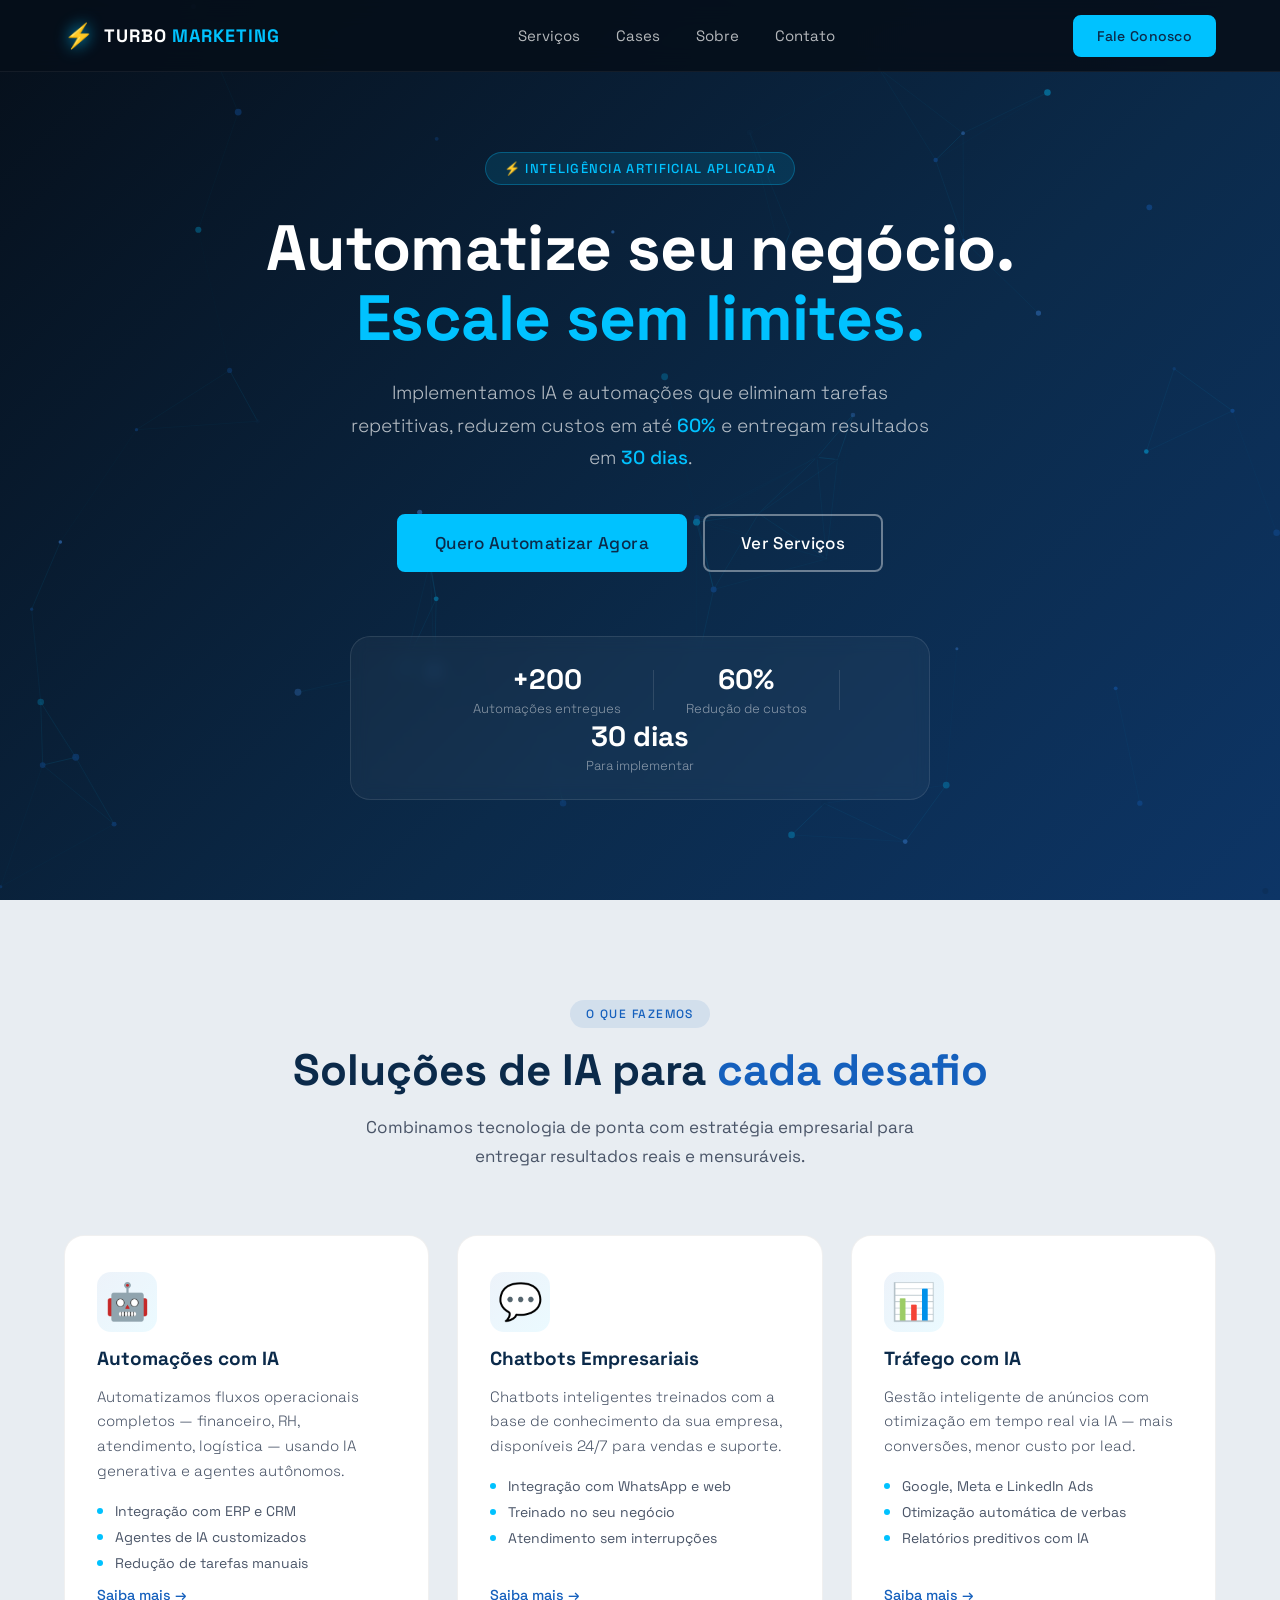
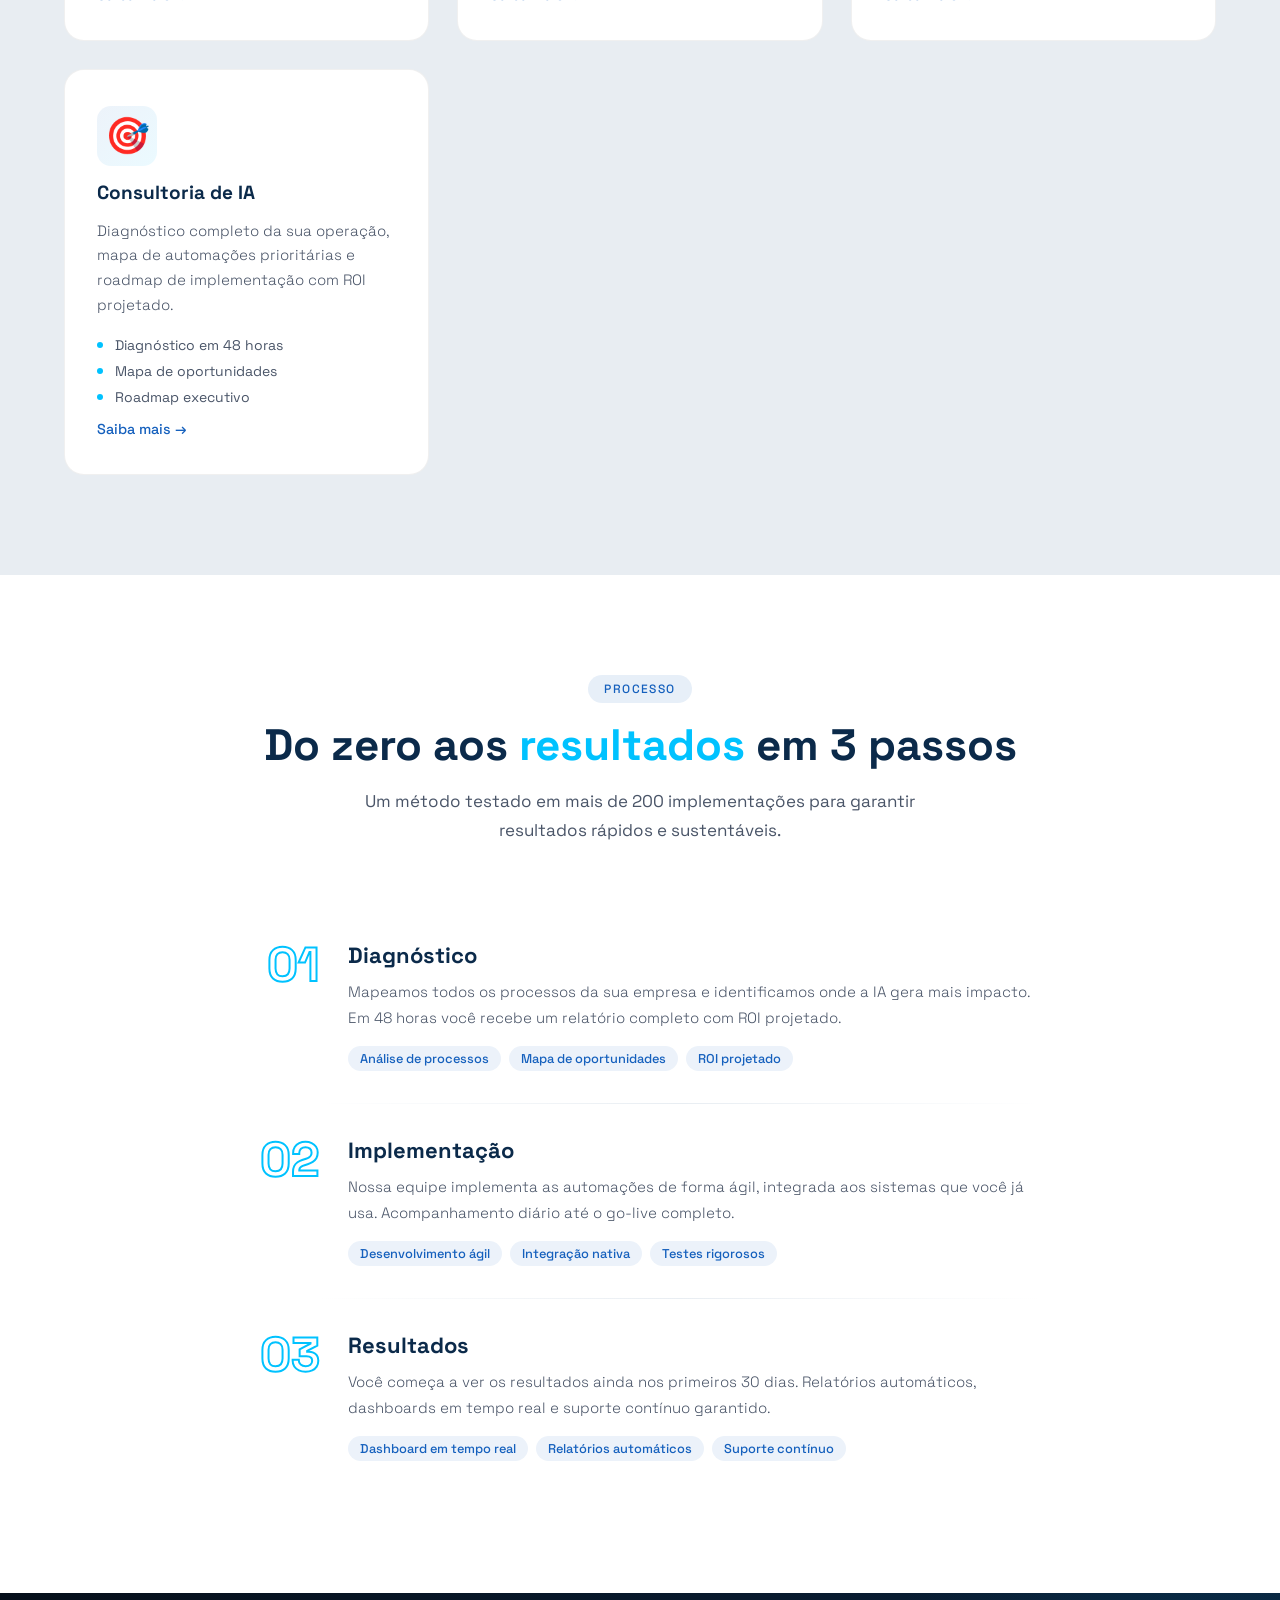
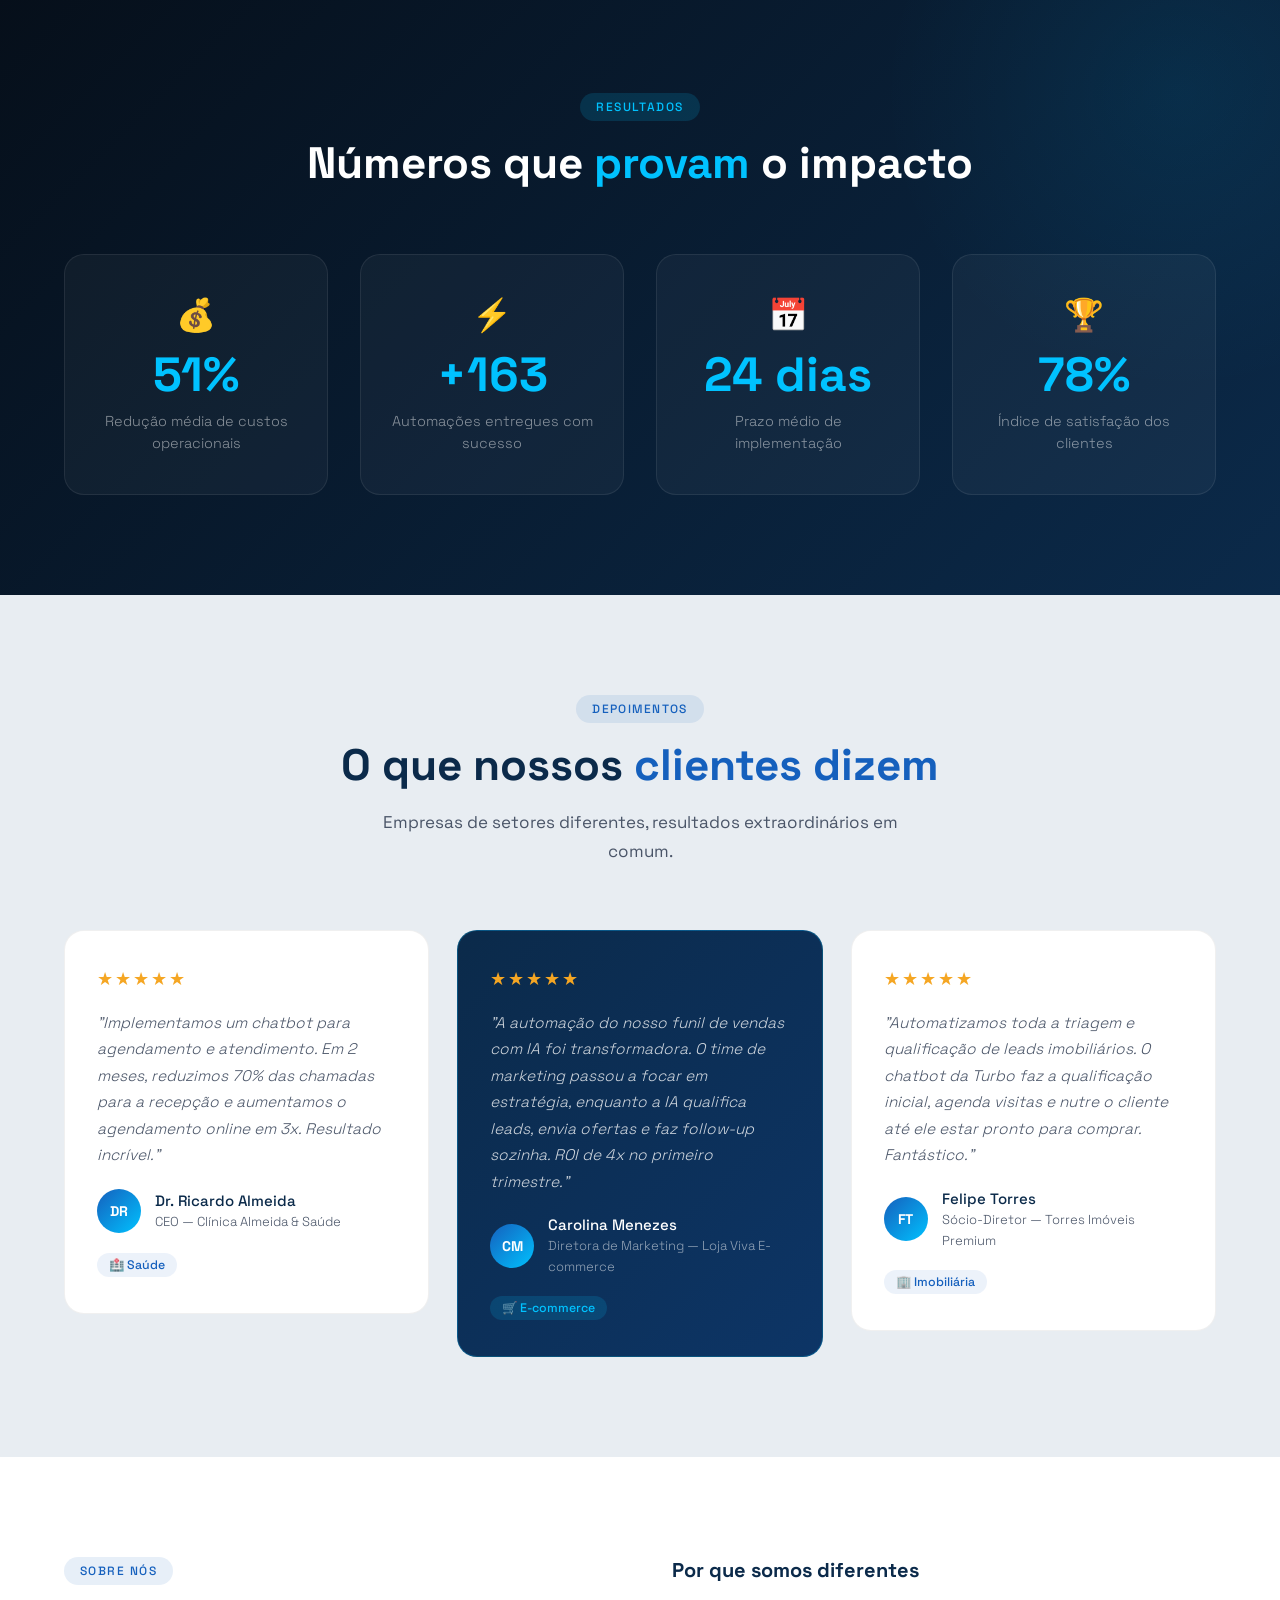
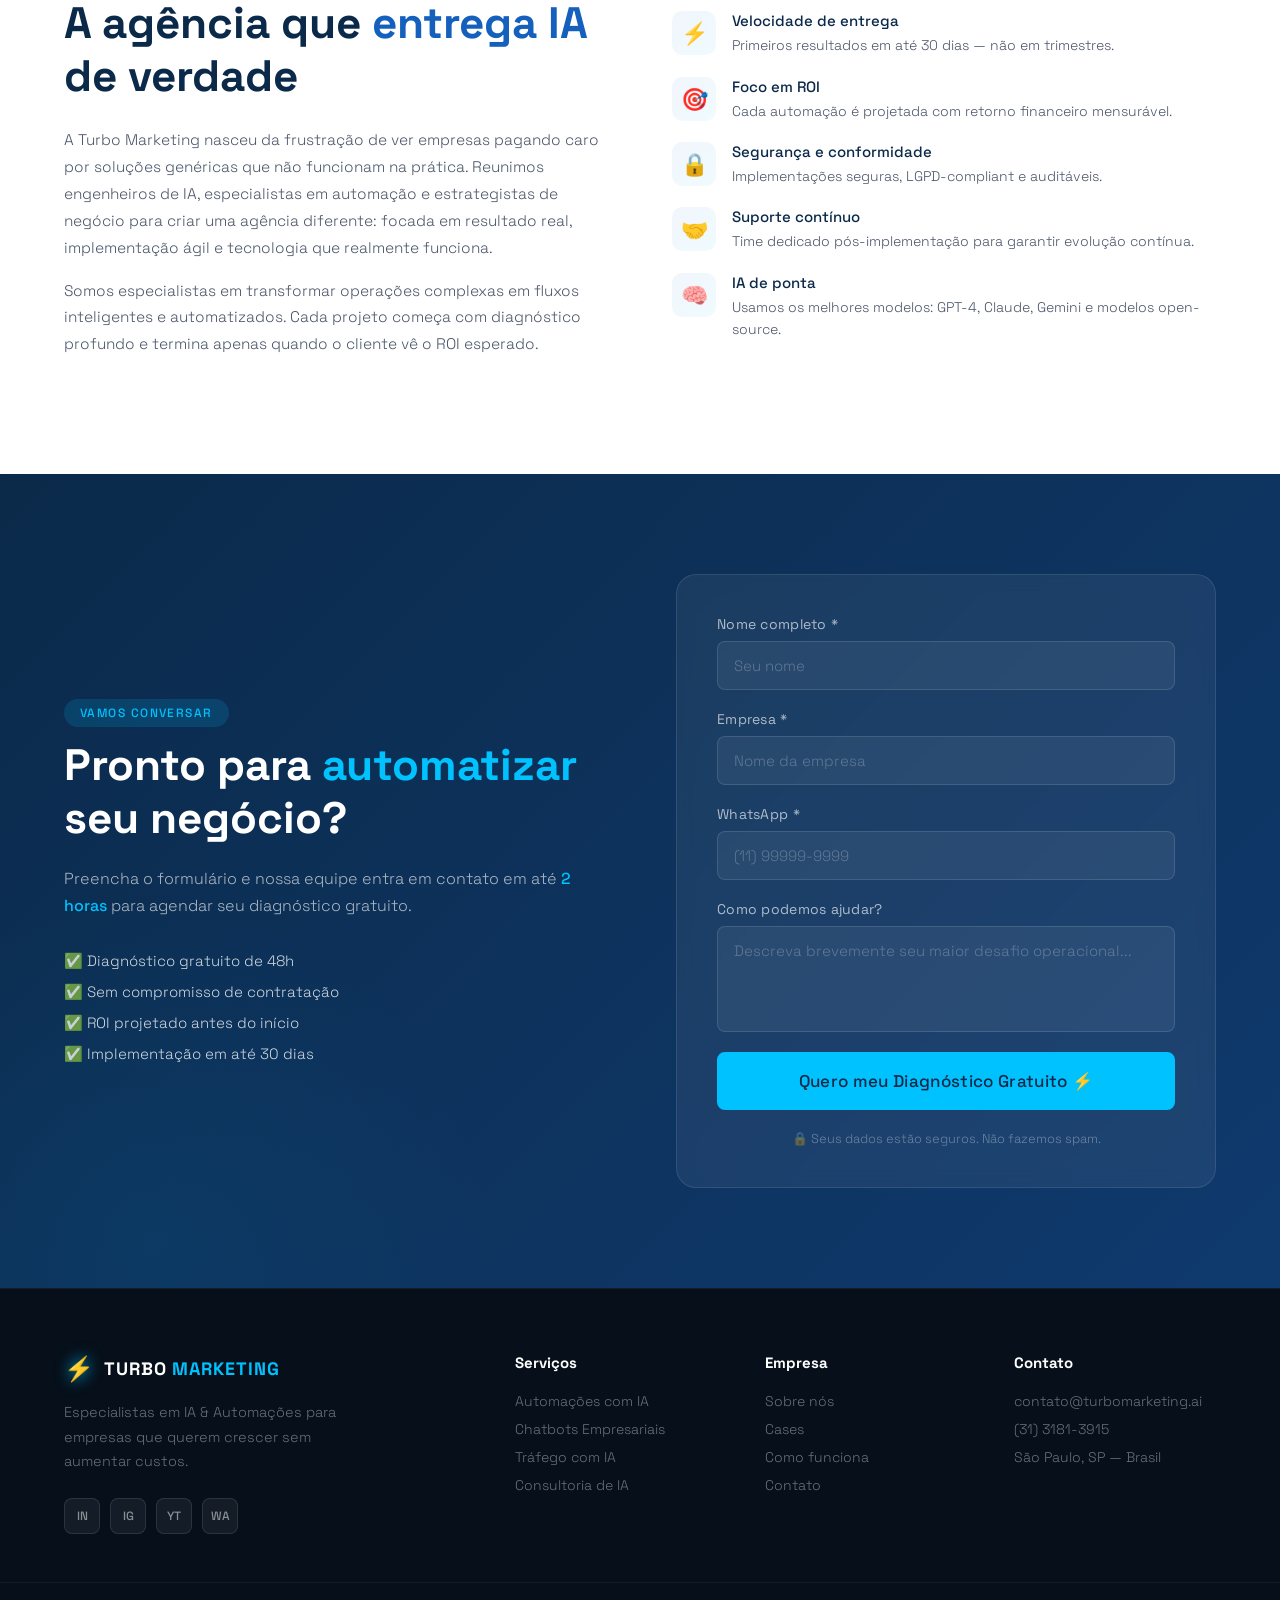
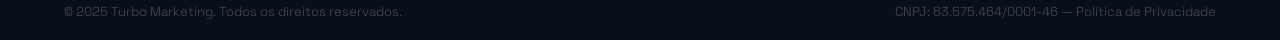
<file: index.html>
<!DOCTYPE html>
<html lang="pt-BR">
<head>
  <meta charset="UTF-8" />
  <meta name="viewport" content="width=device-width, initial-scale=1.0" />
  <meta name="description" content="Turbo Marketing — Especialistas em IA & Automações para empresas. Reduza custos, escale operações e transforme seu negócio com inteligência artificial." />
  <meta name="keywords" content="IA, automação, chatbot, tráfego pago, consultoria, inteligência artificial, marketing digital" />
  <meta property="og:title" content="Turbo Marketing — IA & Automações para Empresas" />
  <meta property="og:description" content="Especialistas em IA e automações que transformam operações empresariais. +200 automações entregues, 60% de redução de custos." />
  <meta property="og:type" content="website" />
  <title>Turbo Marketing — IA & Automações para Empresas</title>

  <!-- Google Fonts -->
  <link rel="preconnect" href="https://fonts.googleapis.com" />
  <link rel="preconnect" href="https://fonts.gstatic.com" crossorigin />
  <link href="https://fonts.googleapis.com/css2?family=Space+Grotesk:wght@300;400;500;700&display=swap" rel="stylesheet" />

  <link rel="stylesheet" href="style.css" />
</head>
<body>

  <!-- ========================
       HEADER FIXO
  ======================== -->
  <header class="header" id="header">
    <div class="container header__inner">

      <a href="#hero" class="header__logo">
        <span class="logo-icon">⚡</span>
        <span class="logo-text">TURBO <span class="logo-accent">MARKETING</span></span>
      </a>

      <nav class="header__nav" id="nav">
        <ul class="nav__list">
          <li><a href="#servicos" class="nav__link">Serviços</a></li>
          <li><a href="#cases" class="nav__link">Cases</a></li>
          <li><a href="#sobre" class="nav__link">Sobre</a></li>
          <li><a href="#contato" class="nav__link">Contato</a></li>
        </ul>
      </nav>

      <a href="#contato" class="btn btn--cyan header__cta">Fale Conosco</a>

      <!-- Hambúrguer -->
      <button class="hamburger" id="hamburger" aria-label="Abrir menu" aria-expanded="false">
        <span></span>
        <span></span>
        <span></span>
      </button>

    </div>
  </header>

  <main>

    <!-- ========================
         HERO
    ======================== -->
    <section class="hero" id="hero">
      <!-- Canvas para o elemento geométrico animado -->
      <canvas class="hero__canvas" id="heroCanvas"></canvas>

      <div class="container hero__content">
        <div class="hero__badge fade-in">⚡ Inteligência Artificial Aplicada</div>

        <h1 class="hero__headline fade-in">
          Automatize seu negócio.<br />
          <span class="text-cyan">Escale sem limites.</span>
        </h1>

        <p class="hero__sub fade-in">
          Implementamos IA e automações que eliminam tarefas repetitivas, reduzem custos em até
          <strong>60%</strong> e entregam resultados em <strong>30 dias</strong>.
        </p>

        <div class="hero__actions fade-in">
          <a href="#contato" class="btn btn--cyan btn--lg">Quero Automatizar Agora</a>
          <a href="#servicos" class="btn btn--outline btn--lg">Ver Serviços</a>
        </div>

        <div class="hero__stats fade-in">
          <div class="hero__stat">
            <strong>+200</strong>
            <span>Automações entregues</span>
          </div>
          <div class="hero__stat-divider"></div>
          <div class="hero__stat">
            <strong>60%</strong>
            <span>Redução de custos</span>
          </div>
          <div class="hero__stat-divider"></div>
          <div class="hero__stat">
            <strong>30 dias</strong>
            <span>Para implementar</span>
          </div>
        </div>
      </div>
    </section>

    <!-- ========================
         SERVIÇOS
    ======================== -->
    <section class="services" id="servicos">
      <div class="container">

        <div class="section-header reveal">
          <span class="section-tag">O que fazemos</span>
          <h2 class="section-title">Soluções de IA para <span class="text-blue">cada desafio</span></h2>
          <p class="section-sub">Combinamos tecnologia de ponta com estratégia empresarial para entregar resultados reais e mensuráveis.</p>
        </div>

        <div class="services__grid">

          <div class="service-card reveal">
            <div class="service-card__icon">🤖</div>
            <h3 class="service-card__title">Automações com IA</h3>
            <p class="service-card__desc">Automatizamos fluxos operacionais completos — financeiro, RH, atendimento, logística — usando IA generativa e agentes autônomos.</p>
            <ul class="service-card__list">
              <li>Integração com ERP e CRM</li>
              <li>Agentes de IA customizados</li>
              <li>Redução de tarefas manuais</li>
            </ul>
            <a href="#contato" class="service-card__link">Saiba mais →</a>
          </div>

          <div class="service-card reveal">
            <div class="service-card__icon">💬</div>
            <h3 class="service-card__title">Chatbots Empresariais</h3>
            <p class="service-card__desc">Chatbots inteligentes treinados com a base de conhecimento da sua empresa, disponíveis 24/7 para vendas e suporte.</p>
            <ul class="service-card__list">
              <li>Integração com WhatsApp e web</li>
              <li>Treinado no seu negócio</li>
              <li>Atendimento sem interrupções</li>
            </ul>
            <a href="#contato" class="service-card__link">Saiba mais →</a>
          </div>

          <div class="service-card reveal">
            <div class="service-card__icon">📊</div>
            <h3 class="service-card__title">Tráfego com IA</h3>
            <p class="service-card__desc">Gestão inteligente de anúncios com otimização em tempo real via IA — mais conversões, menor custo por lead.</p>
            <ul class="service-card__list">
              <li>Google, Meta e LinkedIn Ads</li>
              <li>Otimização automática de verbas</li>
              <li>Relatórios preditivos com IA</li>
            </ul>
            <a href="#contato" class="service-card__link">Saiba mais →</a>
          </div>

          <div class="service-card reveal">
            <div class="service-card__icon">🎯</div>
            <h3 class="service-card__title">Consultoria de IA</h3>
            <p class="service-card__desc">Diagnóstico completo da sua operação, mapa de automações prioritárias e roadmap de implementação com ROI projetado.</p>
            <ul class="service-card__list">
              <li>Diagnóstico em 48 horas</li>
              <li>Mapa de oportunidades</li>
              <li>Roadmap executivo</li>
            </ul>
            <a href="#contato" class="service-card__link">Saiba mais →</a>
          </div>

        </div>
      </div>
    </section>

    <!-- ========================
         COMO FUNCIONA
    ======================== -->
    <section class="how-it-works" id="como-funciona">
      <div class="container">

        <div class="section-header reveal">
          <span class="section-tag">Processo</span>
          <h2 class="section-title">Do zero aos <span class="text-cyan">resultados</span> em 3 passos</h2>
          <p class="section-sub">Um método testado em mais de 200 implementações para garantir resultados rápidos e sustentáveis.</p>
        </div>

        <div class="steps">

          <div class="step reveal">
            <div class="step__number">01</div>
            <div class="step__content">
              <h3 class="step__title">Diagnóstico</h3>
              <p class="step__desc">Mapeamos todos os processos da sua empresa e identificamos onde a IA gera mais impacto. Em 48 horas você recebe um relatório completo com ROI projetado.</p>
              <div class="step__tags">
                <span>Análise de processos</span>
                <span>Mapa de oportunidades</span>
                <span>ROI projetado</span>
              </div>
            </div>
          </div>

          <div class="step__connector reveal"></div>

          <div class="step reveal">
            <div class="step__number">02</div>
            <div class="step__content">
              <h3 class="step__title">Implementação</h3>
              <p class="step__desc">Nossa equipe implementa as automações de forma ágil, integrada aos sistemas que você já usa. Acompanhamento diário até o go-live completo.</p>
              <div class="step__tags">
                <span>Desenvolvimento ágil</span>
                <span>Integração nativa</span>
                <span>Testes rigorosos</span>
              </div>
            </div>
          </div>

          <div class="step__connector reveal"></div>

          <div class="step reveal">
            <div class="step__number">03</div>
            <div class="step__content">
              <h3 class="step__title">Resultados</h3>
              <p class="step__desc">Você começa a ver os resultados ainda nos primeiros 30 dias. Relatórios automáticos, dashboards em tempo real e suporte contínuo garantido.</p>
              <div class="step__tags">
                <span>Dashboard em tempo real</span>
                <span>Relatórios automáticos</span>
                <span>Suporte contínuo</span>
              </div>
            </div>
          </div>

        </div>
      </div>
    </section>

    <!-- ========================
         STATS / NÚMEROS
    ======================== -->
    <section class="stats" id="numeros">
      <div class="container">

        <div class="section-header reveal">
          <span class="section-tag section-tag--light">Resultados</span>
          <h2 class="section-title section-title--light">Números que <span class="text-cyan">provam</span> o impacto</h2>
        </div>

        <div class="stats__grid">

          <div class="stat-item reveal">
            <div class="stat-item__icon">💰</div>
            <div class="stat-item__number">
              <span class="counter" data-target="60" data-suffix="%">0%</span>
            </div>
            <div class="stat-item__label">Redução média de custos operacionais</div>
          </div>

          <div class="stat-item reveal">
            <div class="stat-item__icon">⚡</div>
            <div class="stat-item__number">
              <span class="counter" data-prefix="+" data-target="200" data-suffix="">+0</span>
            </div>
            <div class="stat-item__label">Automações entregues com sucesso</div>
          </div>

          <div class="stat-item reveal">
            <div class="stat-item__icon">📅</div>
            <div class="stat-item__number">
              <span class="counter" data-target="30" data-suffix=" dias">0 dias</span>
            </div>
            <div class="stat-item__label">Prazo médio de implementação</div>
          </div>

          <div class="stat-item reveal">
            <div class="stat-item__icon">🏆</div>
            <div class="stat-item__number">
              <span class="counter" data-target="98" data-suffix="%">0%</span>
            </div>
            <div class="stat-item__label">Índice de satisfação dos clientes</div>
          </div>

        </div>
      </div>
    </section>

    <!-- ========================
         CASES / DEPOIMENTOS
    ======================== -->
    <section class="cases" id="cases">
      <div class="container">

        <div class="section-header reveal">
          <span class="section-tag">Depoimentos</span>
          <h2 class="section-title">O que nossos <span class="text-blue">clientes dizem</span></h2>
          <p class="section-sub">Empresas de setores diferentes, resultados extraordinários em comum.</p>
        </div>

        <div class="cases__grid">

          <div class="testimonial-card reveal">
            <div class="testimonial-card__stars">★★★★★</div>
            <p class="testimonial-card__text">"Implementamos um chatbot para agendamento e atendimento. Em 2 meses, reduzimos 70% das chamadas para a recepção e aumentamos o agendamento online em 3x. Resultado incrível."</p>
            <div class="testimonial-card__author">
              <div class="testimonial-card__avatar">DR</div>
              <div class="testimonial-card__info">
                <strong>Dr. Ricardo Almeida</strong>
                <span>CEO — Clínica Almeida & Saúde</span>
              </div>
            </div>
            <div class="testimonial-card__tag">🏥 Saúde</div>
          </div>

          <div class="testimonial-card testimonial-card--featured reveal">
            <div class="testimonial-card__stars">★★★★★</div>
            <p class="testimonial-card__text">"A automação do nosso funil de vendas com IA foi transformadora. O time de marketing passou a focar em estratégia, enquanto a IA qualifica leads, envia ofertas e faz follow-up sozinha. ROI de 4x no primeiro trimestre."</p>
            <div class="testimonial-card__author">
              <div class="testimonial-card__avatar">CM</div>
              <div class="testimonial-card__info">
                <strong>Carolina Menezes</strong>
                <span>Diretora de Marketing — Loja Viva E-commerce</span>
              </div>
            </div>
            <div class="testimonial-card__tag">🛒 E-commerce</div>
          </div>

          <div class="testimonial-card reveal">
            <div class="testimonial-card__stars">★★★★★</div>
            <p class="testimonial-card__text">"Automatizamos toda a triagem e qualificação de leads imobiliários. O chatbot da Turbo faz a qualificação inicial, agenda visitas e nutre o cliente até ele estar pronto para comprar. Fantástico."</p>
            <div class="testimonial-card__author">
              <div class="testimonial-card__avatar">FT</div>
              <div class="testimonial-card__info">
                <strong>Felipe Torres</strong>
                <span>Sócio-Diretor — Torres Imóveis Premium</span>
              </div>
            </div>
            <div class="testimonial-card__tag">🏢 Imobiliária</div>
          </div>

        </div>
      </div>
    </section>

    <!-- ========================
         SOBRE
    ======================== -->
    <section class="about" id="sobre">
      <div class="container about__inner">

        <div class="about__text reveal">
          <span class="section-tag">Sobre nós</span>
          <h2 class="section-title">A agência que <span class="text-blue">entrega IA</span> de verdade</h2>
          <p>A Turbo Marketing nasceu da frustração de ver empresas pagando caro por soluções genéricas que não funcionam na prática. Reunimos engenheiros de IA, especialistas em automação e estrategistas de negócio para criar uma agência diferente: focada em resultado real, implementação ágil e tecnologia que realmente funciona.</p>
          <p>Somos especialistas em transformar operações complexas em fluxos inteligentes e automatizados. Cada projeto começa com diagnóstico profundo e termina apenas quando o cliente vê o ROI esperado.</p>
        </div>

        <div class="about__differentials reveal">
          <h3>Por que somos diferentes</h3>
          <ul class="differentials-list">
            <li>
              <span class="diff-icon">⚡</span>
              <div>
                <strong>Velocidade de entrega</strong>
                <p>Primeiros resultados em até 30 dias — não em trimestres.</p>
              </div>
            </li>
            <li>
              <span class="diff-icon">🎯</span>
              <div>
                <strong>Foco em ROI</strong>
                <p>Cada automação é projetada com retorno financeiro mensurável.</p>
              </div>
            </li>
            <li>
              <span class="diff-icon">🔒</span>
              <div>
                <strong>Segurança e conformidade</strong>
                <p>Implementações seguras, LGPD-compliant e auditáveis.</p>
              </div>
            </li>
            <li>
              <span class="diff-icon">🤝</span>
              <div>
                <strong>Suporte contínuo</strong>
                <p>Time dedicado pós-implementação para garantir evolução contínua.</p>
              </div>
            </li>
            <li>
              <span class="diff-icon">🧠</span>
              <div>
                <strong>IA de ponta</strong>
                <p>Usamos os melhores modelos: GPT-4, Claude, Gemini e modelos open-source.</p>
              </div>
            </li>
          </ul>
        </div>

      </div>
    </section>

    <!-- ========================
         CTA FINAL / CONTATO
    ======================== -->
    <section class="contact" id="contato">
      <div class="container contact__inner">

        <div class="contact__info reveal">
          <span class="section-tag section-tag--light">Vamos conversar</span>
          <h2 class="section-title section-title--light">Pronto para <span class="text-cyan">automatizar</span> seu negócio?</h2>
          <p class="contact__sub">Preencha o formulário e nossa equipe entra em contato em até <strong>2 horas</strong> para agendar seu diagnóstico gratuito.</p>

          <div class="contact__bullets">
            <div class="contact__bullet">✅ Diagnóstico gratuito de 48h</div>
            <div class="contact__bullet">✅ Sem compromisso de contratação</div>
            <div class="contact__bullet">✅ ROI projetado antes do início</div>
            <div class="contact__bullet">✅ Implementação em até 30 dias</div>
          </div>
        </div>

        <div class="contact__form-wrap reveal">
          <form class="contact-form" id="contactForm" novalidate>
            <div class="form-group">
              <label for="nome">Nome completo *</label>
              <input type="text" id="nome" name="nome" placeholder="Seu nome" required />
            </div>
            <div class="form-group">
              <label for="empresa">Empresa *</label>
              <input type="text" id="empresa" name="empresa" placeholder="Nome da empresa" required />
            </div>
            <div class="form-group">
              <label for="whatsapp">WhatsApp *</label>
              <input type="tel" id="whatsapp" name="whatsapp" placeholder="(11) 99999-9999" required />
            </div>
            <div class="form-group">
              <label for="mensagem">Como podemos ajudar?</label>
              <textarea id="mensagem" name="mensagem" rows="4" placeholder="Descreva brevemente seu maior desafio operacional..."></textarea>
            </div>
            <button type="submit" class="btn btn--cyan btn--full btn--lg">
              <span>Quero meu Diagnóstico Gratuito ⚡</span>
            </button>
            <p class="form-privacy">🔒 Seus dados estão seguros. Não fazemos spam.</p>
          </form>

          <!-- Mensagem de sucesso -->
          <div class="form-success" id="formSuccess">
            <div class="form-success__icon">⚡</div>
            <h3>Mensagem enviada!</h3>
            <p>Nossa equipe entrará em contato em até 2 horas. Fique de olho no seu WhatsApp!</p>
          </div>
        </div>

      </div>
    </section>

  </main>

  <!-- ========================
       FOOTER
  ======================== -->
  <footer class="footer">
    <div class="container footer__inner">

      <div class="footer__brand">
        <a href="#hero" class="header__logo">
          <span class="logo-icon">⚡</span>
          <span class="logo-text">TURBO <span class="logo-accent">MARKETING</span></span>
        </a>
        <p>Especialistas em IA & Automações para empresas que querem crescer sem aumentar custos.</p>
        <div class="footer__social">
          <a href="#" aria-label="LinkedIn" class="social-link">in</a>
          <a href="#" aria-label="Instagram" class="social-link">ig</a>
          <a href="#" aria-label="YouTube" class="social-link">yt</a>
          <a href="#" aria-label="WhatsApp" class="social-link">wa</a>
        </div>
      </div>

      <div class="footer__links">
        <h4>Serviços</h4>
        <ul>
          <li><a href="#servicos">Automações com IA</a></li>
          <li><a href="#servicos">Chatbots Empresariais</a></li>
          <li><a href="#servicos">Tráfego com IA</a></li>
          <li><a href="#servicos">Consultoria de IA</a></li>
        </ul>
      </div>

      <div class="footer__links">
        <h4>Empresa</h4>
        <ul>
          <li><a href="#sobre">Sobre nós</a></li>
          <li><a href="#cases">Cases</a></li>
          <li><a href="#como-funciona">Como funciona</a></li>
          <li><a href="#contato">Contato</a></li>
        </ul>
      </div>

      <div class="footer__links">
        <h4>Contato</h4>
        <ul>
          <li><a href="mailto:contato@turbomarketing.ai">contato@turbomarketing.ai</a></li>
          <li><a href="tel:+553131813915">(31) 3181-3915</a></li>
          <li>São Paulo, SP — Brasil</li>
        </ul>
      </div>

    </div>

    <div class="footer__bottom">
      <div class="container">
        <p>&copy; 2025 Turbo Marketing. Todos os direitos reservados.</p>
        <p>CNPJ: 63.575.464/0001-46 — Política de Privacidade</p>
      </div>
    </div>
  </footer>

  <script src="script.js"></script>
</body>
</html>
</file>
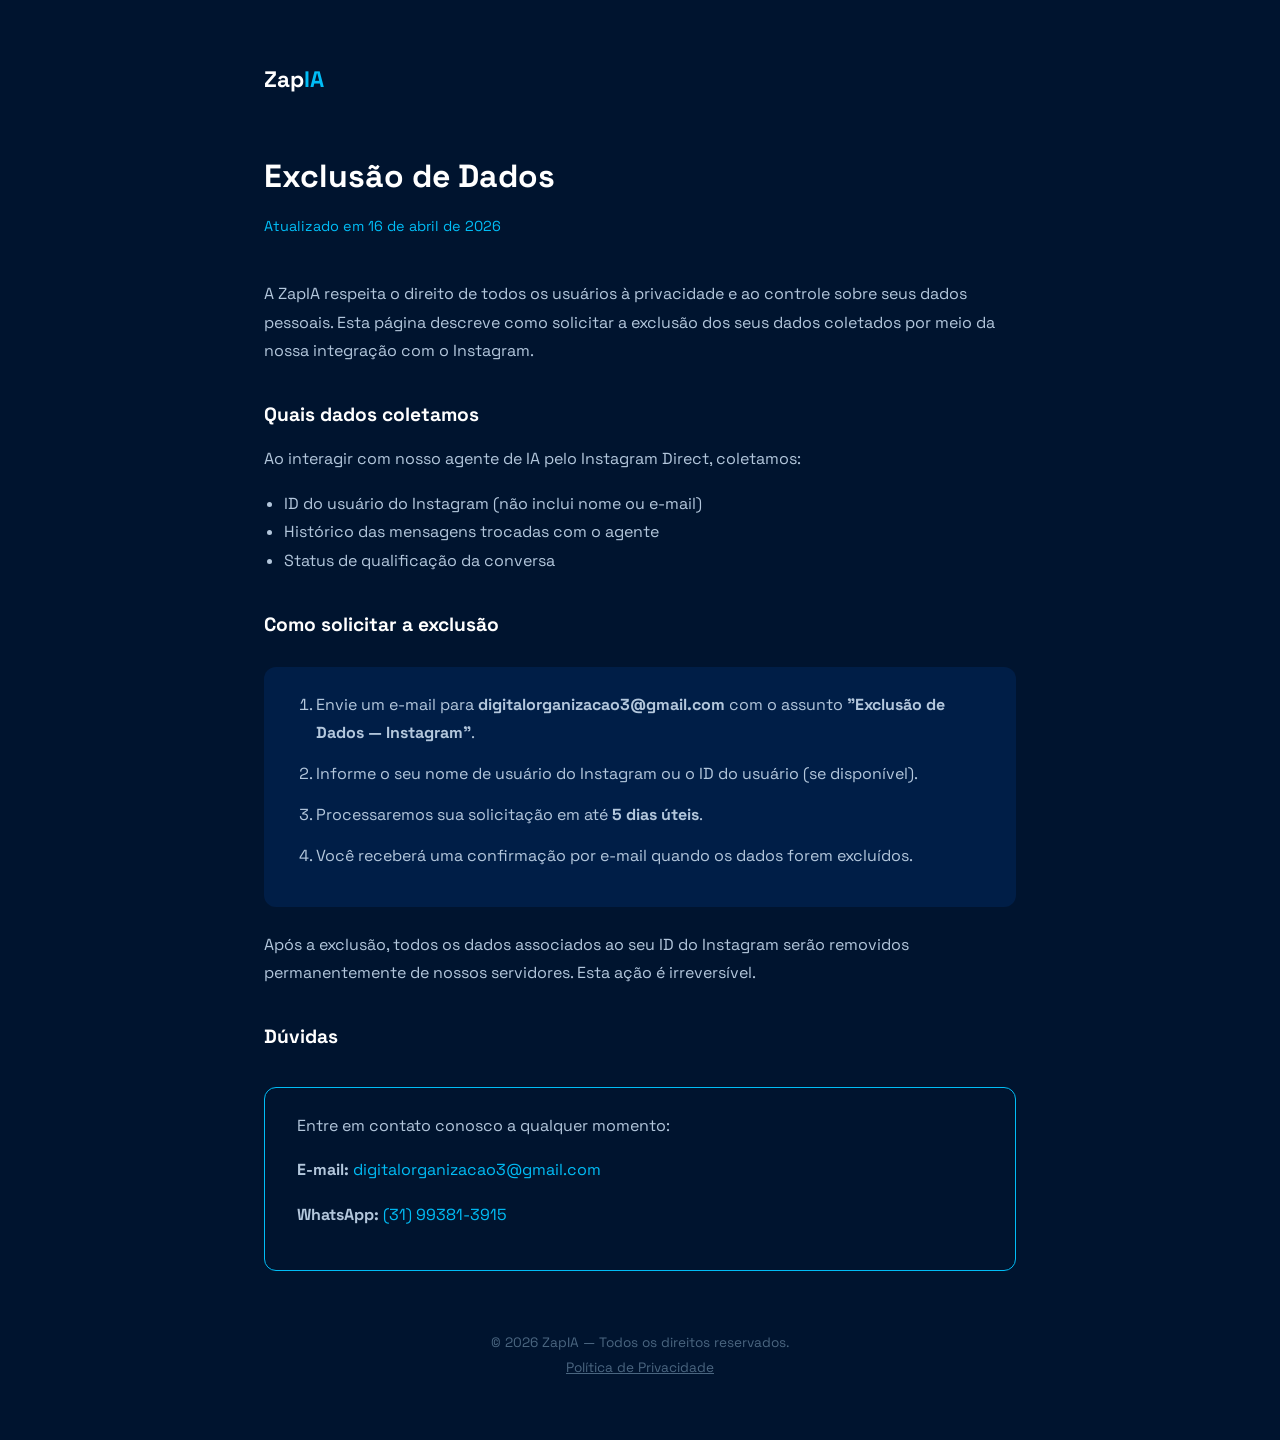
<file: exclusao-dados.html>
<!DOCTYPE html>
<html lang="pt-BR">
<head>
  <meta charset="UTF-8" />
  <meta name="viewport" content="width=device-width, initial-scale=1.0" />
  <title>Exclusão de Dados — ZapIA</title>
  <link rel="preconnect" href="https://fonts.googleapis.com" />
  <link rel="preconnect" href="https://fonts.gstatic.com" crossorigin />
  <link href="https://fonts.googleapis.com/css2?family=Space+Grotesk:wght@300;400;500;700&display=swap" rel="stylesheet" />
  <style>
    *, *::before, *::after { box-sizing: border-box; margin: 0; padding: 0; }
    body { font-family: 'Space Grotesk', sans-serif; background: #00142f; color: #b3c7dc; line-height: 1.8; }
    .container { max-width: 800px; margin: 0 auto; padding: 60px 24px; }
    header { display: flex; align-items: center; gap: 12px; margin-bottom: 48px; }
    .logo { font-size: 1.4rem; font-weight: 700; color: #fff; text-decoration: none; }
    .logo span { color: #01bdf6; }
    h1 { font-size: 2rem; color: #fff; margin-bottom: 8px; }
    .updated { font-size: 0.9rem; color: #01bdf6; margin-bottom: 40px; }
    h2 { font-size: 1.2rem; color: #fff; margin: 32px 0 12px; }
    p { margin-bottom: 16px; }
    .steps { background: #001e47; border-radius: 12px; padding: 24px 32px; margin: 24px 0; }
    .steps ol { padding-left: 20px; }
    .steps li { margin-bottom: 12px; }
    .contact-box { background: #00142f; border: 1px solid #01bdf6; border-radius: 12px; padding: 24px 32px; margin-top: 32px; }
    .contact-box a { color: #01bdf6; text-decoration: none; }
    .contact-box a:hover { text-decoration: underline; }
    footer { margin-top: 60px; font-size: 0.85rem; color: #4a6680; text-align: center; }
  </style>
</head>
<body>
  <div class="container">
    <header>
      <a href="index.html" class="logo">Zap<span>IA</span></a>
    </header>

    <h1>Exclusão de Dados</h1>
    <p class="updated">Atualizado em 16 de abril de 2026</p>

    <p>
      A ZapIA respeita o direito de todos os usuários à privacidade e ao controle sobre
      seus dados pessoais. Esta página descreve como solicitar a exclusão dos seus dados
      coletados por meio da nossa integração com o Instagram.
    </p>

    <h2>Quais dados coletamos</h2>
    <p>
      Ao interagir com nosso agente de IA pelo Instagram Direct, coletamos:
    </p>
    <ul style="padding-left: 20px; margin-bottom: 16px;">
      <li>ID do usuário do Instagram (não inclui nome ou e-mail)</li>
      <li>Histórico das mensagens trocadas com o agente</li>
      <li>Status de qualificação da conversa</li>
    </ul>

    <h2>Como solicitar a exclusão</h2>
    <div class="steps">
      <ol>
        <li>Envie um e-mail para <strong>digitalorganizacao3@gmail.com</strong> com o assunto <strong>"Exclusão de Dados — Instagram"</strong>.</li>
        <li>Informe o seu nome de usuário do Instagram ou o ID do usuário (se disponível).</li>
        <li>Processaremos sua solicitação em até <strong>5 dias úteis</strong>.</li>
        <li>Você receberá uma confirmação por e-mail quando os dados forem excluídos.</li>
      </ol>
    </div>

    <p>
      Após a exclusão, todos os dados associados ao seu ID do Instagram serão removidos
      permanentemente de nossos servidores. Esta ação é irreversível.
    </p>

    <h2>Dúvidas</h2>
    <div class="contact-box">
      <p>Entre em contato conosco a qualquer momento:</p>
      <p><strong>E-mail:</strong> <a href="mailto:digitalorganizacao3@gmail.com">digitalorganizacao3@gmail.com</a></p>
      <p><strong>WhatsApp:</strong> <a href="https://wa.me/5531813915" target="_blank">(31) 99381-3915</a></p>
    </div>

    <footer>
      &copy; 2026 ZapIA — Todos os direitos reservados.
      <br>
      <a href="privacidade.html" style="color: #4a6680;">Política de Privacidade</a>
    </footer>
  </div>
</body>
</html>
</file>
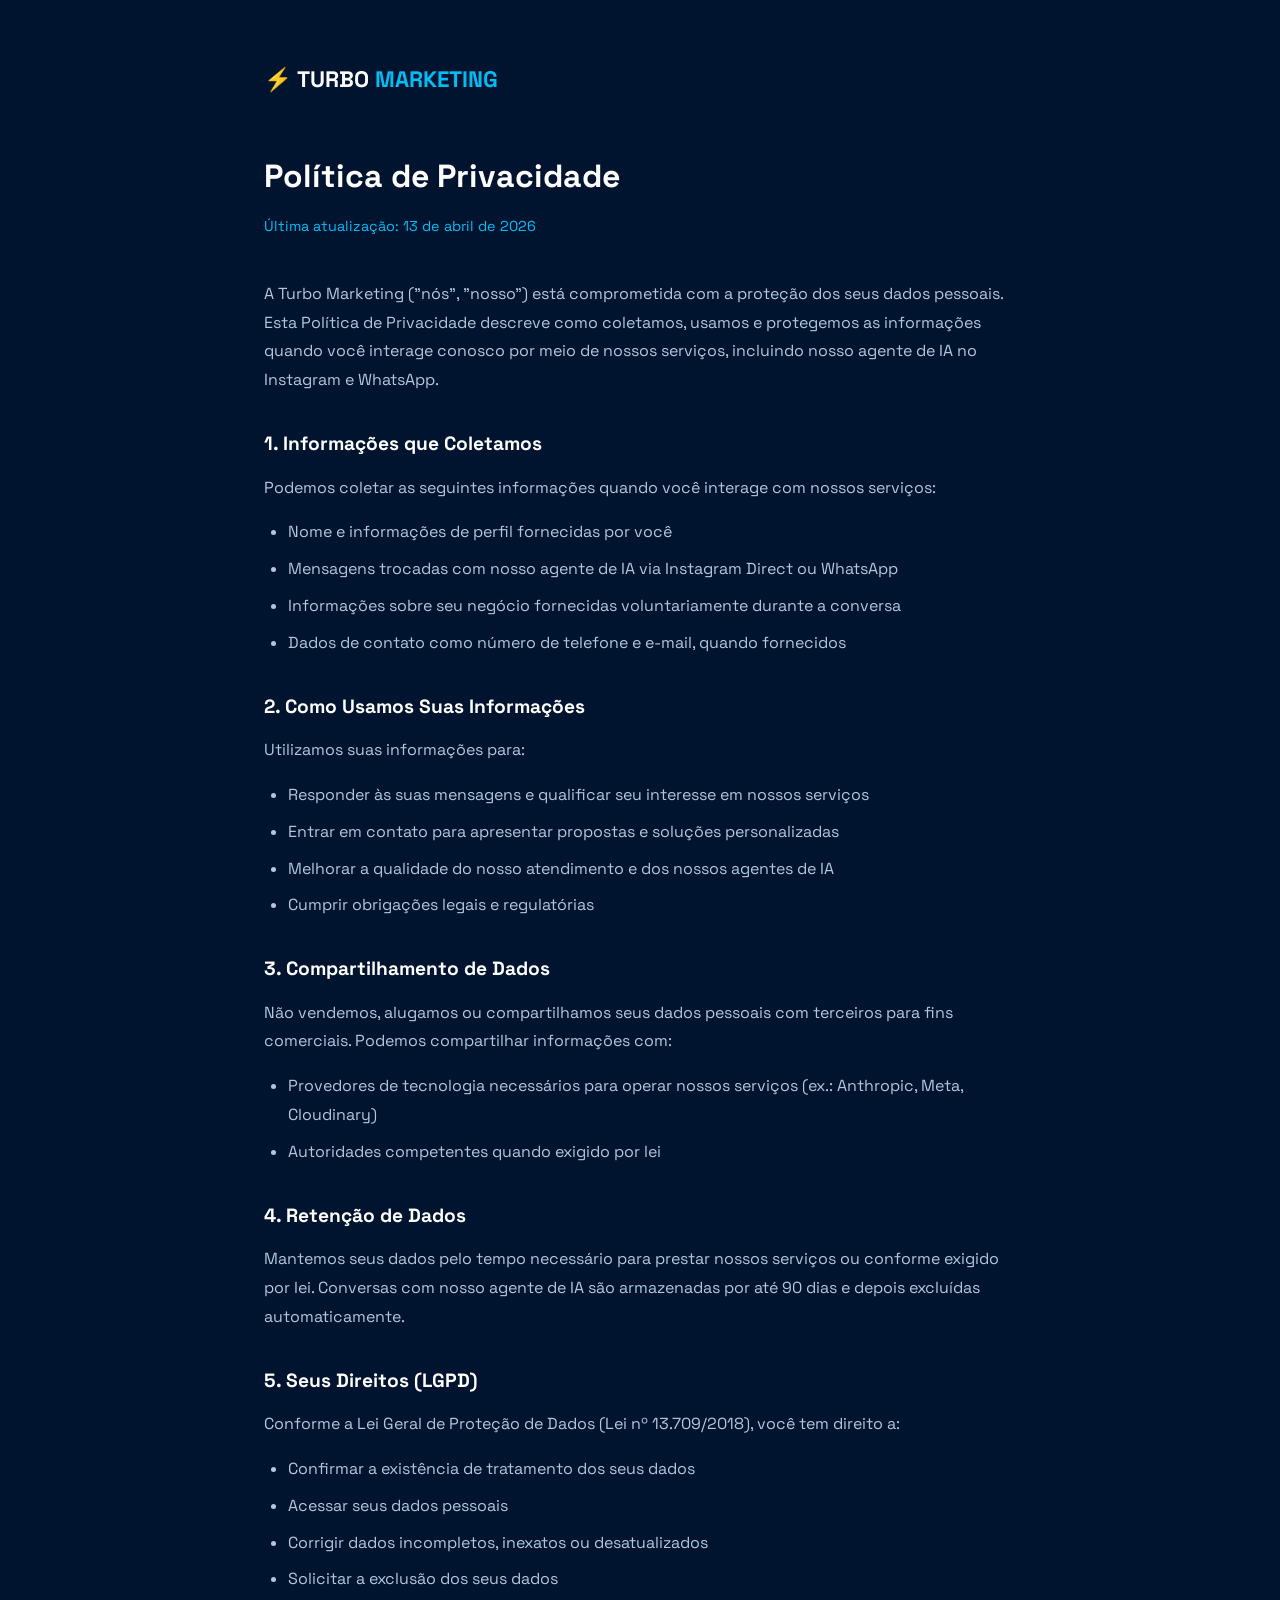
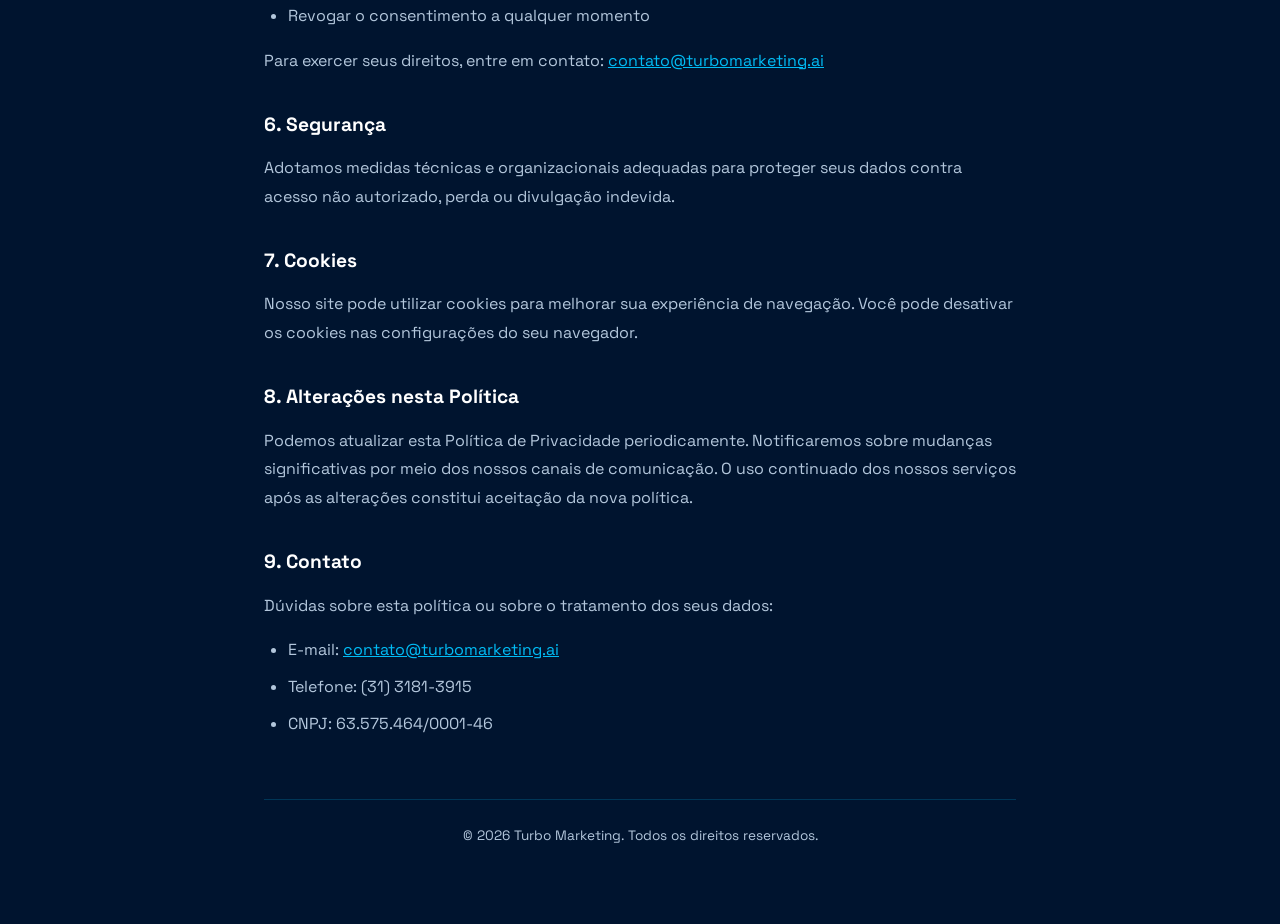
<file: privacidade.html>
<!DOCTYPE html>
<html lang="pt-BR">
<head>
  <meta charset="UTF-8" />
  <meta name="viewport" content="width=device-width, initial-scale=1.0" />
  <title>Política de Privacidade — Turbo Marketing</title>
  <link rel="preconnect" href="https://fonts.googleapis.com" />
  <link rel="preconnect" href="https://fonts.gstatic.com" crossorigin />
  <link href="https://fonts.googleapis.com/css2?family=Space+Grotesk:wght@300;400;500;700&display=swap" rel="stylesheet" />
  <style>
    *, *::before, *::after { box-sizing: border-box; margin: 0; padding: 0; }
    body { font-family: 'Space Grotesk', sans-serif; background: #00142f; color: #b3c7dc; line-height: 1.8; }
    .container { max-width: 800px; margin: 0 auto; padding: 60px 24px; }
    header { display: flex; align-items: center; gap: 12px; margin-bottom: 48px; }
    .logo { font-size: 1.4rem; font-weight: 700; color: #fff; text-decoration: none; }
    .logo span { color: #01bdf6; }
    h1 { font-size: 2rem; color: #fff; margin-bottom: 8px; }
    .updated { font-size: 0.9rem; color: #01bdf6; margin-bottom: 40px; }
    h2 { font-size: 1.2rem; color: #fff; margin: 32px 0 12px; }
    p { margin-bottom: 16px; }
    ul { margin: 12px 0 16px 24px; }
    li { margin-bottom: 8px; }
    a { color: #01bdf6; }
    footer { margin-top: 60px; padding-top: 24px; border-top: 1px solid rgba(1,189,246,0.2); font-size: 0.85rem; text-align: center; }
  </style>
</head>
<body>
  <div class="container">

    <header>
      <a href="/" class="logo">⚡ TURBO <span>MARKETING</span></a>
    </header>

    <h1>Política de Privacidade</h1>
    <p class="updated">Última atualização: 13 de abril de 2026</p>

    <p>A Turbo Marketing ("nós", "nosso") está comprometida com a proteção dos seus dados pessoais. Esta Política de Privacidade descreve como coletamos, usamos e protegemos as informações quando você interage conosco por meio de nossos serviços, incluindo nosso agente de IA no Instagram e WhatsApp.</p>

    <h2>1. Informações que Coletamos</h2>
    <p>Podemos coletar as seguintes informações quando você interage com nossos serviços:</p>
    <ul>
      <li>Nome e informações de perfil fornecidas por você</li>
      <li>Mensagens trocadas com nosso agente de IA via Instagram Direct ou WhatsApp</li>
      <li>Informações sobre seu negócio fornecidas voluntariamente durante a conversa</li>
      <li>Dados de contato como número de telefone e e-mail, quando fornecidos</li>
    </ul>

    <h2>2. Como Usamos Suas Informações</h2>
    <p>Utilizamos suas informações para:</p>
    <ul>
      <li>Responder às suas mensagens e qualificar seu interesse em nossos serviços</li>
      <li>Entrar em contato para apresentar propostas e soluções personalizadas</li>
      <li>Melhorar a qualidade do nosso atendimento e dos nossos agentes de IA</li>
      <li>Cumprir obrigações legais e regulatórias</li>
    </ul>

    <h2>3. Compartilhamento de Dados</h2>
    <p>Não vendemos, alugamos ou compartilhamos seus dados pessoais com terceiros para fins comerciais. Podemos compartilhar informações com:</p>
    <ul>
      <li>Provedores de tecnologia necessários para operar nossos serviços (ex.: Anthropic, Meta, Cloudinary)</li>
      <li>Autoridades competentes quando exigido por lei</li>
    </ul>

    <h2>4. Retenção de Dados</h2>
    <p>Mantemos seus dados pelo tempo necessário para prestar nossos serviços ou conforme exigido por lei. Conversas com nosso agente de IA são armazenadas por até 90 dias e depois excluídas automaticamente.</p>

    <h2>5. Seus Direitos (LGPD)</h2>
    <p>Conforme a Lei Geral de Proteção de Dados (Lei nº 13.709/2018), você tem direito a:</p>
    <ul>
      <li>Confirmar a existência de tratamento dos seus dados</li>
      <li>Acessar seus dados pessoais</li>
      <li>Corrigir dados incompletos, inexatos ou desatualizados</li>
      <li>Solicitar a exclusão dos seus dados</li>
      <li>Revogar o consentimento a qualquer momento</li>
    </ul>
    <p>Para exercer seus direitos, entre em contato: <a href="mailto:contato@turbomarketing.ai">contato@turbomarketing.ai</a></p>

    <h2>6. Segurança</h2>
    <p>Adotamos medidas técnicas e organizacionais adequadas para proteger seus dados contra acesso não autorizado, perda ou divulgação indevida.</p>

    <h2>7. Cookies</h2>
    <p>Nosso site pode utilizar cookies para melhorar sua experiência de navegação. Você pode desativar os cookies nas configurações do seu navegador.</p>

    <h2>8. Alterações nesta Política</h2>
    <p>Podemos atualizar esta Política de Privacidade periodicamente. Notificaremos sobre mudanças significativas por meio dos nossos canais de comunicação. O uso continuado dos nossos serviços após as alterações constitui aceitação da nova política.</p>

    <h2>9. Contato</h2>
    <p>Dúvidas sobre esta política ou sobre o tratamento dos seus dados:</p>
    <ul>
      <li>E-mail: <a href="mailto:contato@turbomarketing.ai">contato@turbomarketing.ai</a></li>
      <li>Telefone: (31) 3181-3915</li>
      <li>CNPJ: 63.575.464/0001-46</li>
    </ul>

    <footer>
      <p>&copy; 2026 Turbo Marketing. Todos os direitos reservados.</p>
    </footer>

  </div>
</body>
</html>
</file>
<file: style.css>
/* ================================================
   TURBO MARKETING — style.css
   Identidade: navy #0B2A4A | blue #1560BD | cyan #00C2FF | slate #4A5568 | silver #E8EDF2
   Fontes: Syne (títulos) + DM Sans (corpo)
   ================================================ */

/* ——— RESET & BASE ——— */
*, *::before, *::after {
  margin: 0;
  padding: 0;
  box-sizing: border-box;
}

:root {
  --navy:    #0B2A4A;
  --blue:    #1560BD;
  --cyan:    #00C2FF;
  --slate:   #4A5568;
  --silver:  #E8EDF2;
  --white:   #FFFFFF;
  --dark:    #060F1A;

  --font-title: 'Space Grotesk', sans-serif;
  --font-body:  'Space Grotesk', sans-serif;

  --radius: 12px;
  --radius-lg: 20px;
  --shadow: 0 4px 24px rgba(0,0,0,.12);
  --shadow-lg: 0 12px 48px rgba(0,0,0,.2);

  --transition: .35s cubic-bezier(.4,0,.2,1);

  --container: 1200px;
  --header-h: 72px;
}

html {
  scroll-behavior: smooth;
  font-size: 16px;
}

body {
  font-family: var(--font-body);
  font-weight: 400;
  color: var(--slate);
  background: var(--white);
  overflow-x: hidden;
  -webkit-font-smoothing: antialiased;
}

img { display: block; max-width: 100%; }
a  { text-decoration: none; color: inherit; }
ul { list-style: none; }

/* ——— CONTAINER ——— */
.container {
  width: 100%;
  max-width: var(--container);
  margin: 0 auto;
  padding: 0 24px;
}

/* ——— UTILITÁRIOS ——— */
.text-cyan  { color: var(--cyan); }
.text-blue  { color: var(--blue); }
.text-white { color: var(--white); }

/* ——— BOTÕES ——— */
.btn {
  display: inline-flex;
  align-items: center;
  justify-content: center;
  gap: 8px;
  font-family: var(--font-body);
  font-weight: 500;
  border-radius: 8px;
  cursor: pointer;
  border: 2px solid transparent;
  transition: var(--transition);
  white-space: nowrap;
  letter-spacing: .02em;
}

.btn--sm  { padding: 8px 20px;  font-size: .875rem; }
.btn--md  { padding: 12px 28px; font-size: 1rem; }
.btn--lg  { padding: 16px 36px; font-size: 1.0625rem; }
.btn--full { width: 100%; }

.btn--cyan {
  background: var(--cyan);
  color: var(--navy);
  border-color: var(--cyan);
}
.btn--cyan:hover {
  background: #00AADD;
  border-color: #00AADD;
  transform: translateY(-2px);
  box-shadow: 0 8px 24px rgba(0,194,255,.35);
}

.btn--outline {
  background: transparent;
  color: var(--white);
  border-color: rgba(255,255,255,.4);
}
.btn--outline:hover {
  border-color: var(--white);
  background: rgba(255,255,255,.08);
  transform: translateY(-2px);
}

/* ——— SECTION COMUNS ——— */
.section-header {
  text-align: center;
  margin-bottom: 64px;
}

.section-tag {
  display: inline-block;
  font-size: .75rem;
  font-weight: 500;
  letter-spacing: .12em;
  text-transform: uppercase;
  color: var(--blue);
  background: rgba(21,96,189,.1);
  padding: 6px 16px;
  border-radius: 100px;
  margin-bottom: 16px;
}

.section-tag--light {
  color: var(--cyan);
  background: rgba(0,194,255,.15);
}

.section-title {
  font-family: var(--font-title);
  font-weight: 800;
  font-size: clamp(1.75rem, 4vw, 2.75rem);
  color: var(--navy);
  line-height: 1.2;
  margin-bottom: 16px;
}

.section-title--light {
  color: var(--white);
}

.section-sub {
  font-size: 1.0625rem;
  color: var(--slate);
  max-width: 560px;
  margin: 0 auto;
  line-height: 1.7;
}

/* ——— ANIMAÇÕES DE ENTRADA ——— */
.fade-in {
  opacity: 0;
  transform: translateY(20px);
  animation: fadeInUp .8s forwards;
}
.fade-in:nth-child(1) { animation-delay: .1s; }
.fade-in:nth-child(2) { animation-delay: .25s; }
.fade-in:nth-child(3) { animation-delay: .4s; }
.fade-in:nth-child(4) { animation-delay: .55s; }
.fade-in:nth-child(5) { animation-delay: .7s; }

@keyframes fadeInUp {
  to { opacity: 1; transform: translateY(0); }
}

/* Intersection Observer reveal */
.reveal {
  opacity: 0;
  transform: translateY(40px);
  transition: opacity .7s var(--transition), transform .7s var(--transition);
}
.reveal.visible {
  opacity: 1;
  transform: translateY(0);
}


/* ================================================
   HEADER
   ================================================ */
.header {
  position: fixed;
  top: 0; left: 0; right: 0;
  z-index: 1000;
  height: var(--header-h);
  background: rgba(6,15,26,.9);
  backdrop-filter: blur(12px);
  -webkit-backdrop-filter: blur(12px);
  border-bottom: 1px solid rgba(255,255,255,.06);
  transition: background var(--transition);
}

.header.scrolled {
  background: rgba(6,15,26,.98);
  box-shadow: 0 2px 24px rgba(0,0,0,.4);
}

.header__inner {
  display: flex;
  align-items: center;
  justify-content: space-between;
  height: 100%;
  gap: 32px;
}

/* Logo */
.header__logo {
  display: flex;
  align-items: center;
  gap: 10px;
  flex-shrink: 0;
}

.logo-icon {
  font-size: 1.5rem;
  filter: drop-shadow(0 0 8px var(--cyan));
}

.logo-text {
  font-family: var(--font-title);
  font-weight: 800;
  font-size: 1.125rem;
  color: var(--white);
  letter-spacing: .05em;
}

.logo-accent {
  color: var(--cyan);
}

/* Nav */
.nav__list {
  display: flex;
  align-items: center;
  gap: 8px;
}

.nav__link {
  font-size: .9375rem;
  font-weight: 400;
  color: rgba(255,255,255,.7);
  padding: 8px 14px;
  border-radius: 6px;
  transition: var(--transition);
}

.nav__link:hover {
  color: var(--white);
  background: rgba(255,255,255,.07);
}

/* CTA header */
.header__cta { font-size: .875rem; padding: 10px 22px; }

/* Hambúrguer */
.hamburger {
  display: none;
  flex-direction: column;
  gap: 5px;
  background: none;
  border: none;
  cursor: pointer;
  padding: 4px;
}

.hamburger span {
  display: block;
  width: 24px;
  height: 2px;
  background: var(--white);
  border-radius: 2px;
  transition: var(--transition);
  transform-origin: center;
}

.hamburger.open span:nth-child(1) { transform: translateY(7px) rotate(45deg); }
.hamburger.open span:nth-child(2) { opacity: 0; transform: scaleX(0); }
.hamburger.open span:nth-child(3) { transform: translateY(-7px) rotate(-45deg); }


/* ================================================
   HERO
   ================================================ */
.hero {
  position: relative;
  min-height: 100vh;
  display: flex;
  align-items: center;
  background: linear-gradient(135deg, var(--dark) 0%, var(--navy) 60%, #0D3566 100%);
  overflow: hidden;
  padding: calc(var(--header-h) + 60px) 0 80px;
}

.hero__canvas {
  position: absolute;
  inset: 0;
  width: 100%;
  height: 100%;
  opacity: .45;
  pointer-events: none;
}

.hero__content {
  position: relative;
  z-index: 1;
  text-align: center;
  max-width: 860px;
  margin: 0 auto;
}

.hero__badge {
  display: inline-flex;
  align-items: center;
  gap: 8px;
  font-size: .8125rem;
  font-weight: 500;
  letter-spacing: .1em;
  text-transform: uppercase;
  color: var(--cyan);
  background: rgba(0,194,255,.12);
  border: 1px solid rgba(0,194,255,.3);
  padding: 7px 18px;
  border-radius: 100px;
  margin-bottom: 28px;
}

.hero__headline {
  font-family: var(--font-title);
  font-weight: 800;
  font-size: clamp(2.25rem, 6vw, 4rem);
  color: var(--white);
  line-height: 1.1;
  margin-bottom: 24px;
  letter-spacing: -.01em;
}

.hero__sub {
  font-size: clamp(1rem, 2vw, 1.1875rem);
  color: rgba(255,255,255,.7);
  line-height: 1.7;
  margin-bottom: 40px;
  max-width: 600px;
  margin-left: auto;
  margin-right: auto;
  font-weight: 300;
}

.hero__sub strong {
  color: var(--cyan);
  font-weight: 500;
}

.hero__actions {
  display: flex;
  align-items: center;
  justify-content: center;
  gap: 16px;
  flex-wrap: wrap;
  margin-bottom: 64px;
}

/* Mini stats no hero */
.hero__stats {
  display: flex;
  align-items: center;
  justify-content: center;
  gap: 0;
  flex-wrap: wrap;
  border: 1px solid rgba(255,255,255,.1);
  border-radius: var(--radius-lg);
  background: rgba(255,255,255,.04);
  backdrop-filter: blur(8px);
  padding: 24px 40px;
  max-width: 580px;
  margin: 0 auto;
}

.hero__stat {
  text-align: center;
  padding: 0 32px;
}

.hero__stat strong {
  display: block;
  font-family: var(--font-title);
  font-weight: 700;
  font-size: 1.75rem;
  color: var(--white);
}

.hero__stat span {
  font-size: .8125rem;
  color: rgba(255,255,255,.5);
  font-weight: 300;
}

.hero__stat-divider {
  width: 1px;
  height: 40px;
  background: rgba(255,255,255,.12);
  flex-shrink: 0;
}


/* ================================================
   SERVIÇOS
   ================================================ */
.services {
  padding: 100px 0;
  background: var(--silver);
}

.services__grid {
  display: grid;
  grid-template-columns: repeat(auto-fit, minmax(270px, 1fr));
  gap: 28px;
}

.service-card {
  background: var(--white);
  border-radius: var(--radius-lg);
  padding: 36px 32px;
  border: 1px solid rgba(0,0,0,.06);
  transition: var(--transition);
  display: flex;
  flex-direction: column;
  gap: 14px;
}

.service-card:hover {
  transform: translateY(-6px);
  box-shadow: var(--shadow-lg);
  border-color: rgba(21,96,189,.15);
}

.service-card__icon {
  font-size: 2.25rem;
  width: 60px;
  height: 60px;
  display: flex;
  align-items: center;
  justify-content: center;
  background: linear-gradient(135deg, rgba(21,96,189,.08), rgba(0,194,255,.08));
  border-radius: 14px;
}

.service-card__title {
  font-family: var(--font-title);
  font-weight: 700;
  font-size: 1.1875rem;
  color: var(--navy);
}

.service-card__desc {
  font-size: .9375rem;
  color: var(--slate);
  line-height: 1.65;
  font-weight: 300;
}

.service-card__list {
  display: flex;
  flex-direction: column;
  gap: 8px;
  margin-top: 4px;
}

.service-card__list li {
  font-size: .875rem;
  color: var(--slate);
  padding-left: 18px;
  position: relative;
}

.service-card__list li::before {
  content: '';
  position: absolute;
  left: 0;
  top: 50%;
  transform: translateY(-50%);
  width: 6px;
  height: 6px;
  border-radius: 50%;
  background: var(--cyan);
}

.service-card__link {
  margin-top: auto;
  font-size: .9rem;
  font-weight: 500;
  color: var(--blue);
  transition: var(--transition);
}

.service-card__link:hover {
  color: var(--cyan);
  letter-spacing: .02em;
}


/* ================================================
   COMO FUNCIONA
   ================================================ */
.how-it-works {
  padding: 100px 0;
  background: var(--white);
}

.steps {
  display: flex;
  flex-direction: column;
  gap: 0;
  max-width: 800px;
  margin: 0 auto;
}

.step {
  display: grid;
  grid-template-columns: 80px 1fr;
  gap: 28px;
  align-items: start;
  padding: 32px 0;
}

.step__number {
  font-family: var(--font-title);
  font-weight: 800;
  font-size: 3rem;
  color: transparent;
  -webkit-text-stroke: 2px var(--blue);
  opacity: .25;
  line-height: 1;
  text-align: right;
  flex-shrink: 0;
  transition: var(--transition);
}

.step.visible .step__number {
  opacity: 1;
  -webkit-text-stroke: 2px var(--cyan);
}

.step__title {
  font-family: var(--font-title);
  font-weight: 700;
  font-size: 1.375rem;
  color: var(--navy);
  margin-bottom: 10px;
}

.step__desc {
  font-size: .9375rem;
  color: var(--slate);
  line-height: 1.7;
  font-weight: 300;
  margin-bottom: 16px;
}

.step__tags {
  display: flex;
  flex-wrap: wrap;
  gap: 8px;
}

.step__tags span {
  font-size: .8rem;
  font-weight: 500;
  color: var(--blue);
  background: rgba(21,96,189,.08);
  padding: 4px 12px;
  border-radius: 100px;
}

.step__connector {
  height: 1px;
  background: linear-gradient(90deg, transparent, var(--silver), transparent);
  margin: 0 0 0 80px;
  opacity: .8;
}


/* ================================================
   STATS
   ================================================ */
.stats {
  padding: 100px 0;
  background: linear-gradient(135deg, var(--dark) 0%, var(--navy) 100%);
  position: relative;
  overflow: hidden;
}

.stats::before {
  content: '';
  position: absolute;
  top: -200px; right: -200px;
  width: 600px; height: 600px;
  background: radial-gradient(circle, rgba(0,194,255,.08), transparent 70%);
  pointer-events: none;
}

.stats__grid {
  display: grid;
  grid-template-columns: repeat(auto-fit, minmax(220px, 1fr));
  gap: 32px;
  margin-top: 24px;
}

.stat-item {
  text-align: center;
  padding: 40px 24px;
  border-radius: var(--radius-lg);
  background: rgba(255,255,255,.04);
  border: 1px solid rgba(255,255,255,.08);
  transition: var(--transition);
}

.stat-item:hover {
  background: rgba(255,255,255,.07);
  border-color: rgba(0,194,255,.25);
  transform: translateY(-4px);
}

.stat-item__icon {
  font-size: 2rem;
  margin-bottom: 16px;
}

.stat-item__number {
  font-family: var(--font-title);
  font-weight: 800;
  font-size: clamp(2.25rem, 5vw, 3rem);
  color: var(--cyan);
  line-height: 1;
  margin-bottom: 12px;
}

.stat-item__label {
  font-size: .9rem;
  color: rgba(255,255,255,.5);
  font-weight: 300;
  line-height: 1.5;
}


/* ================================================
   CASES / DEPOIMENTOS
   ================================================ */
.cases {
  padding: 100px 0;
  background: var(--silver);
}

.cases__grid {
  display: grid;
  grid-template-columns: repeat(auto-fit, minmax(300px, 1fr));
  gap: 28px;
  align-items: start;
}

.testimonial-card {
  background: var(--white);
  border-radius: var(--radius-lg);
  padding: 36px 32px;
  border: 1px solid rgba(0,0,0,.06);
  position: relative;
  transition: var(--transition);
  display: flex;
  flex-direction: column;
  gap: 20px;
}

.testimonial-card:hover {
  transform: translateY(-4px);
  box-shadow: var(--shadow-lg);
}

.testimonial-card--featured {
  background: linear-gradient(135deg, var(--navy), #0D3566);
  border-color: rgba(0,194,255,.25);
  color: var(--white);
  transform: scale(1.02);
}

.testimonial-card--featured:hover {
  transform: scale(1.02) translateY(-4px);
}

.testimonial-card__stars {
  color: #F5A623;
  font-size: 1.125rem;
  letter-spacing: 2px;
}

.testimonial-card__text {
  font-size: .9625rem;
  line-height: 1.72;
  color: var(--slate);
  font-style: italic;
  font-weight: 300;
  flex: 1;
}

.testimonial-card--featured .testimonial-card__text {
  color: rgba(255,255,255,.8);
}

.testimonial-card__author {
  display: flex;
  align-items: center;
  gap: 14px;
}

.testimonial-card__avatar {
  width: 44px;
  height: 44px;
  border-radius: 50%;
  background: linear-gradient(135deg, var(--blue), var(--cyan));
  display: flex;
  align-items: center;
  justify-content: center;
  font-family: var(--font-title);
  font-weight: 700;
  font-size: .875rem;
  color: var(--white);
  flex-shrink: 0;
}

.testimonial-card__info strong {
  display: block;
  font-size: .9375rem;
  font-weight: 500;
  color: var(--navy);
}

.testimonial-card--featured .testimonial-card__info strong {
  color: var(--white);
}

.testimonial-card__info span {
  font-size: .8125rem;
  color: var(--slate);
  font-weight: 300;
}

.testimonial-card--featured .testimonial-card__info span {
  color: rgba(255,255,255,.55);
}

.testimonial-card__tag {
  display: inline-block;
  font-size: .775rem;
  font-weight: 500;
  padding: 4px 12px;
  border-radius: 100px;
  background: rgba(21,96,189,.08);
  color: var(--blue);
  align-self: flex-start;
}

.testimonial-card--featured .testimonial-card__tag {
  background: rgba(0,194,255,.15);
  color: var(--cyan);
}


/* ================================================
   SOBRE
   ================================================ */
.about {
  padding: 100px 0;
  background: var(--white);
}

.about__inner {
  display: grid;
  grid-template-columns: 1fr 1fr;
  gap: 64px;
  align-items: start;
}

.about__text .section-tag { margin-bottom: 12px; }
.about__text .section-title { margin-bottom: 24px; text-align: left; }

.about__text p {
  font-size: .9625rem;
  color: var(--slate);
  line-height: 1.75;
  font-weight: 300;
  margin-bottom: 16px;
}

.about__differentials h3 {
  font-family: var(--font-title);
  font-weight: 700;
  font-size: 1.25rem;
  color: var(--navy);
  margin-bottom: 28px;
}

.differentials-list {
  display: flex;
  flex-direction: column;
  gap: 20px;
}

.differentials-list li {
  display: flex;
  align-items: flex-start;
  gap: 16px;
}

.diff-icon {
  font-size: 1.375rem;
  width: 44px;
  height: 44px;
  display: flex;
  align-items: center;
  justify-content: center;
  background: linear-gradient(135deg, rgba(21,96,189,.06), rgba(0,194,255,.06));
  border-radius: 10px;
  flex-shrink: 0;
}

.differentials-list strong {
  display: block;
  font-size: .9375rem;
  font-weight: 500;
  color: var(--navy);
  margin-bottom: 4px;
}

.differentials-list p {
  font-size: .875rem;
  color: var(--slate);
  font-weight: 300;
  line-height: 1.6;
  margin: 0;
}


/* ================================================
   CONTATO / CTA FINAL
   ================================================ */
.contact {
  padding: 100px 0;
  background: linear-gradient(135deg, var(--navy) 0%, #0F3A6E 100%);
  position: relative;
  overflow: hidden;
}

.contact::before {
  content: '';
  position: absolute;
  bottom: -300px; left: -200px;
  width: 700px; height: 700px;
  background: radial-gradient(circle, rgba(0,194,255,.06), transparent 70%);
  pointer-events: none;
}

.contact__inner {
  display: grid;
  grid-template-columns: 1fr 1fr;
  gap: 72px;
  align-items: center;
}

.contact__info .section-tag { margin-bottom: 12px; }
.contact__info .section-title { text-align: left; margin-bottom: 20px; }

.contact__sub {
  font-size: 1rem;
  color: rgba(255,255,255,.65);
  line-height: 1.7;
  font-weight: 300;
  margin-bottom: 32px;
}

.contact__sub strong { color: var(--cyan); font-weight: 500; }

.contact__bullets {
  display: flex;
  flex-direction: column;
  gap: 12px;
}

.contact__bullet {
  font-size: .9375rem;
  color: rgba(255,255,255,.8);
  font-weight: 300;
}

/* Formulário */
.contact-form {
  background: rgba(255,255,255,.06);
  border: 1px solid rgba(255,255,255,.1);
  border-radius: var(--radius-lg);
  padding: 40px;
  display: flex;
  flex-direction: column;
  gap: 20px;
  backdrop-filter: blur(8px);
}

.form-group {
  display: flex;
  flex-direction: column;
  gap: 8px;
}

.form-group label {
  font-size: .875rem;
  font-weight: 400;
  color: rgba(255,255,255,.65);
  letter-spacing: .02em;
}

.form-group input,
.form-group textarea {
  font-family: var(--font-body);
  font-size: .9375rem;
  font-weight: 300;
  color: var(--white);
  background: rgba(255,255,255,.06);
  border: 1px solid rgba(255,255,255,.12);
  border-radius: 8px;
  padding: 14px 16px;
  outline: none;
  transition: var(--transition);
  resize: none;
}

.form-group input::placeholder,
.form-group textarea::placeholder {
  color: rgba(255,255,255,.25);
}

.form-group input:focus,
.form-group textarea:focus {
  border-color: var(--cyan);
  background: rgba(255,255,255,.09);
  box-shadow: 0 0 0 3px rgba(0,194,255,.12);
}

.form-group input.error,
.form-group textarea.error {
  border-color: #FF4D6D;
}

.form-privacy {
  font-size: .8rem;
  color: rgba(255,255,255,.35);
  text-align: center;
  font-weight: 300;
}

/* Mensagem de sucesso */
.form-success {
  display: none;
  text-align: center;
  padding: 60px 40px;
  background: rgba(255,255,255,.06);
  border: 1px solid rgba(0,194,255,.2);
  border-radius: var(--radius-lg);
  flex-direction: column;
  align-items: center;
  gap: 16px;
}

.form-success.visible { display: flex; }

.form-success__icon {
  font-size: 3rem;
  filter: drop-shadow(0 0 12px var(--cyan));
}

.form-success h3 {
  font-family: var(--font-title);
  font-weight: 700;
  font-size: 1.5rem;
  color: var(--white);
}

.form-success p {
  font-size: .9375rem;
  color: rgba(255,255,255,.65);
  line-height: 1.6;
  font-weight: 300;
}


/* ================================================
   FOOTER
   ================================================ */
.footer {
  background: var(--dark);
  border-top: 1px solid rgba(255,255,255,.06);
}

.footer__inner {
  display: grid;
  grid-template-columns: 2fr 1fr 1fr 1fr;
  gap: 48px;
  padding: 64px 24px 48px;
  max-width: var(--container);
  margin: 0 auto;
}

.footer__brand p {
  font-size: .9rem;
  color: rgba(255,255,255,.4);
  line-height: 1.7;
  font-weight: 300;
  margin-top: 16px;
  max-width: 280px;
}

.footer__social {
  display: flex;
  gap: 10px;
  margin-top: 24px;
}

.social-link {
  width: 36px;
  height: 36px;
  border-radius: 8px;
  background: rgba(255,255,255,.06);
  border: 1px solid rgba(255,255,255,.1);
  display: flex;
  align-items: center;
  justify-content: center;
  font-size: .75rem;
  font-weight: 500;
  color: rgba(255,255,255,.5);
  text-transform: uppercase;
  transition: var(--transition);
}

.social-link:hover {
  background: var(--blue);
  border-color: var(--blue);
  color: var(--white);
  transform: translateY(-2px);
}

.footer__links h4 {
  font-family: var(--font-title);
  font-weight: 700;
  font-size: .9375rem;
  color: var(--white);
  margin-bottom: 20px;
}

.footer__links ul {
  display: flex;
  flex-direction: column;
  gap: 10px;
}

.footer__links a,
.footer__links li {
  font-size: .875rem;
  color: rgba(255,255,255,.4);
  font-weight: 300;
  transition: var(--transition);
}

.footer__links a:hover {
  color: var(--cyan);
}

.footer__bottom {
  border-top: 1px solid rgba(255,255,255,.05);
  padding: 20px 24px;
}

.footer__bottom .container {
  display: flex;
  justify-content: space-between;
  align-items: center;
  flex-wrap: wrap;
  gap: 8px;
}

.footer__bottom p {
  font-size: .8125rem;
  color: rgba(255,255,255,.25);
  font-weight: 300;
}


/* ================================================
   RESPONSIVO
   ================================================ */

/* Tablet */
@media (max-width: 1024px) {
  .about__inner {
    grid-template-columns: 1fr;
    gap: 48px;
  }

  .contact__inner {
    grid-template-columns: 1fr;
    gap: 48px;
  }

  .footer__inner {
    grid-template-columns: 1fr 1fr;
    gap: 36px;
  }
}

/* Mobile */
@media (max-width: 768px) {
  :root { --header-h: 64px; }

  /* Header mobile */
  .header__nav {
    position: fixed;
    top: var(--header-h);
    left: 0; right: 0;
    background: rgba(6,15,26,.98);
    border-bottom: 1px solid rgba(255,255,255,.08);
    padding: 24px;
    transform: translateY(-120%);
    opacity: 0;
    transition: var(--transition);
    pointer-events: none;
  }

  .header__nav.open {
    transform: translateY(0);
    opacity: 1;
    pointer-events: all;
  }

  .nav__list {
    flex-direction: column;
    align-items: flex-start;
    gap: 4px;
  }

  .nav__link {
    width: 100%;
    padding: 12px 16px;
    font-size: 1rem;
  }

  .hamburger { display: flex; }
  .header__cta { display: none; }

  /* Hero mobile */
  .hero {
    padding: calc(var(--header-h) + 40px) 0 60px;
  }

  .hero__headline {
    font-size: clamp(1.875rem, 8vw, 2.5rem);
  }

  .hero__actions {
    flex-direction: column;
    align-items: stretch;
  }

  .hero__stats {
    flex-direction: column;
    padding: 24px;
    gap: 16px;
  }

  .hero__stat-divider {
    width: 40px;
    height: 1px;
  }

  /* Sections mobile */
  .services { padding: 72px 0; }
  .how-it-works { padding: 72px 0; }
  .stats { padding: 72px 0; }
  .cases { padding: 72px 0; }
  .about { padding: 72px 0; }
  .contact { padding: 72px 0; }

  .section-header { margin-bottom: 44px; }

  /* Steps mobile */
  .step {
    grid-template-columns: 60px 1fr;
    gap: 20px;
    padding: 24px 0;
  }

  .step__number { font-size: 2.25rem; }
  .step__connector { margin-left: 60px; }

  /* Stats mobile */
  .stats__grid { grid-template-columns: 1fr 1fr; gap: 16px; }
  .stat-item { padding: 28px 16px; }

  /* Cases mobile */
  .testimonial-card--featured { transform: scale(1); }
  .testimonial-card--featured:hover { transform: translateY(-4px); }

  /* Contact form mobile */
  .contact-form { padding: 28px 20px; }

  /* Footer mobile */
  .footer__inner {
    grid-template-columns: 1fr;
    gap: 32px;
    padding: 48px 24px 32px;
  }

  .footer__bottom .container {
    flex-direction: column;
    text-align: center;
  }
}

@media (max-width: 480px) {
  .stats__grid { grid-template-columns: 1fr; }
  .hero__stats { display: none; }
}
</file>
